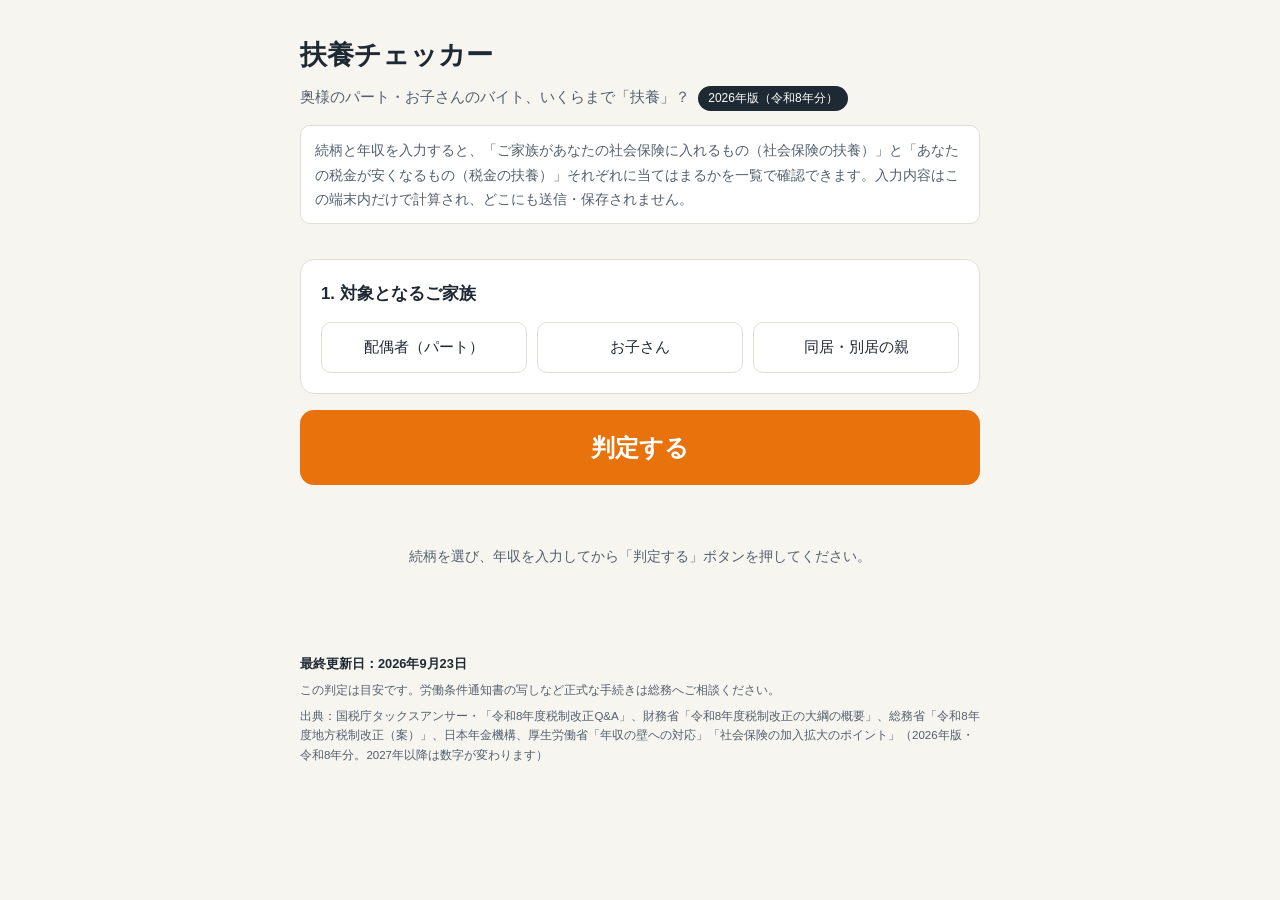
<file: index.html>
<!DOCTYPE html>
<html lang="ja">
<head>
<meta charset="UTF-8">
<meta name="viewport" content="width=device-width, initial-scale=1.0">
<title>扶養チェッカー（2026年版）</title>
<link rel="stylesheet" href="style.css">
</head>
<body>
<header class="page-header">
  <h1>扶養チェッカー</h1>
  <p class="sub">奥様のパート・お子さんのバイト、いくらまで「扶養」？ <span class="badge">2026年版（令和8年分）</span></p>
  <p class="lead">続柄と年収を入力すると、「ご家族があなたの社会保険に入れるもの（社会保険の扶養）」と「あなたの税金が安くなるもの（税金の扶養）」それぞれに当てはまるかを一覧で確認できます。入力内容はこの端末内だけで計算され、どこにも送信・保存されません。</p>
</header>

<main>
  <form id="checker-form" autocomplete="off">

    <section class="card">
      <h2>1. 対象となるご家族</h2>
      <div class="radio-group" id="relation-group">
        <label class="radio-card">
          <input type="radio" name="relation" value="spouse">
          <span>配偶者（パート）</span>
        </label>
        <label class="radio-card">
          <input type="radio" name="relation" value="child">
          <span>お子さん</span>
        </label>
        <label class="radio-card">
          <input type="radio" name="relation" value="parent">
          <span>同居・別居の親</span>
        </label>
      </div>
    </section>

    <section class="card" id="detail-child" hidden>
      <h2>2. お子さんについて</h2>
      <label class="field">
        <span>年齢（現在）</span>
        <input type="number" id="child-age" min="0" max="99" inputmode="numeric">
      </label>
      <p class="hint" id="child-bracket-hint"></p>
    </section>

    <section class="card" id="detail-parent" hidden>
      <h2>2. 親御さんについて</h2>
      <label class="field">
        <span>年齢（現在）</span>
        <input type="number" id="parent-age" min="0" max="120" inputmode="numeric">
      </label>
      <div class="radio-group inline">
        <label class="radio-card">
          <input type="radio" name="cohabit" value="together">
          <span>同居</span>
        </label>
        <label class="radio-card">
          <input type="radio" name="cohabit" value="apart">
          <span>別居</span>
        </label>
      </div>
      <label class="field" id="employee-income-for-parent-wrap" hidden>
        <span>あなた（社員本人）のおおよその年収（万円）</span>
        <input type="number" id="employee-income-for-parent" min="0" inputmode="numeric">
        <small>親御さんの年収があなたの年収の半分未満かどうかの判定に使います</small>
      </label>
      <label class="field" id="remittance-wrap" hidden>
        <span>親御さんへの仕送り額（年額・万円）</span>
        <input type="number" id="remittance" min="0" inputmode="numeric">
        <small>別居の場合、親御さんの年収が仕送り額より少ないことが条件です</small>
      </label>
    </section>

    <section class="card" id="income-section" hidden>
      <h2 id="income-step-label">3. 年収の入力</h2>

      <label class="field">
        <span id="income-main-label">年収（見込み・実績）（万円）</span>
        <input type="number" id="income-main" min="0" inputmode="numeric">
        <small>社会保険は「これから1年の見込み」、税金は「1〜12月の実績」で判定しますが、まずは同じ金額で概算できます。</small>
      </label>

      <button type="button" id="toggle-advanced" class="link-button">見込みと実績の金額が違う場合はこちら</button>

      <div id="advanced-income" hidden>
        <label class="field">
          <span>社会保険用：これから1年の見込み年収（万円）</span>
          <input type="number" id="income-social" min="0" inputmode="numeric">
        </label>
        <label class="field">
          <span>税金用：1〜12月の実績年収（万円）</span>
          <input type="number" id="income-tax" min="0" inputmode="numeric">
        </label>
      </div>

      <label class="checkbox-field" id="wall106-wrap" hidden>
        <input type="checkbox" id="wall106">
        <span>パート先の従業員が51人以上で、週20時間以上働いている</span>
      </label>
      <p class="hint" id="shaho-link-hint" hidden><a href="shaho-hantei.html">正確な加入条件を詳しく確認する（社会保険 加入判定チェッカー）</a></p>

      <label class="field" id="employee-income-for-spouse-wrap" hidden>
        <span>あなた（社員本人）のおおよその年収（万円）</span>
        <input type="number" id="employee-income-for-spouse" min="0" inputmode="numeric">
        <small>あなたの所得が900万円超だと配偶者控除は減額、1,000万円超でゼロになります</small>
      </label>
    </section>

    <button type="submit" class="primary-button">判定する</button>
  </form>

  <section class="card result" id="result" hidden>
    <h2>判定結果</h2>

    <div class="result-block social">
      <h3>ご家族があなたの社会保険に入れるもの<small>（社会保険の扶養／健康保険・国民年金）</small></h3>
      <p class="verdict" id="social-verdict"></p>
      <p class="detail" id="social-detail"></p>
      <p class="wall106-alert" id="wall106-alert" hidden></p>
    </div>

    <div class="result-block tax">
      <h3>あなたの税金が安くなるもの<small>（税金の扶養／所得税・住民税）</small></h3>
      <p class="verdict" id="tax-verdict"></p>
      <p class="detail" id="tax-detail"></p>
    </div>

    <div class="wall-map" id="wall-map"></div>

    <div class="notes" id="result-notes"></div>
  </section>

  <p class="empty-state" id="empty-state">続柄を選び、年収を入力してから「判定する」ボタンを押してください。</p>
</main>

<footer class="page-footer">
  <p id="last-updated" class="last-updated">最終更新日：2026年9月23日</p>
  <p>この判定は目安です。労働条件通知書の写しなど正式な手続きは総務へご相談ください。</p>
  <p>出典：国税庁タックスアンサー・「令和8年度税制改正Q&amp;A」、財務省「令和8年度税制改正の大綱の概要」、総務省「令和8年度地方税制改正（案）」、日本年金機構、厚生労働省「年収の壁への対応」「社会保険の加入拡大のポイント」（2026年版・令和8年分。2027年以降は数字が変わります）</p>
</footer>

<script src="script.js"></script>
</body>
</html>
</file>
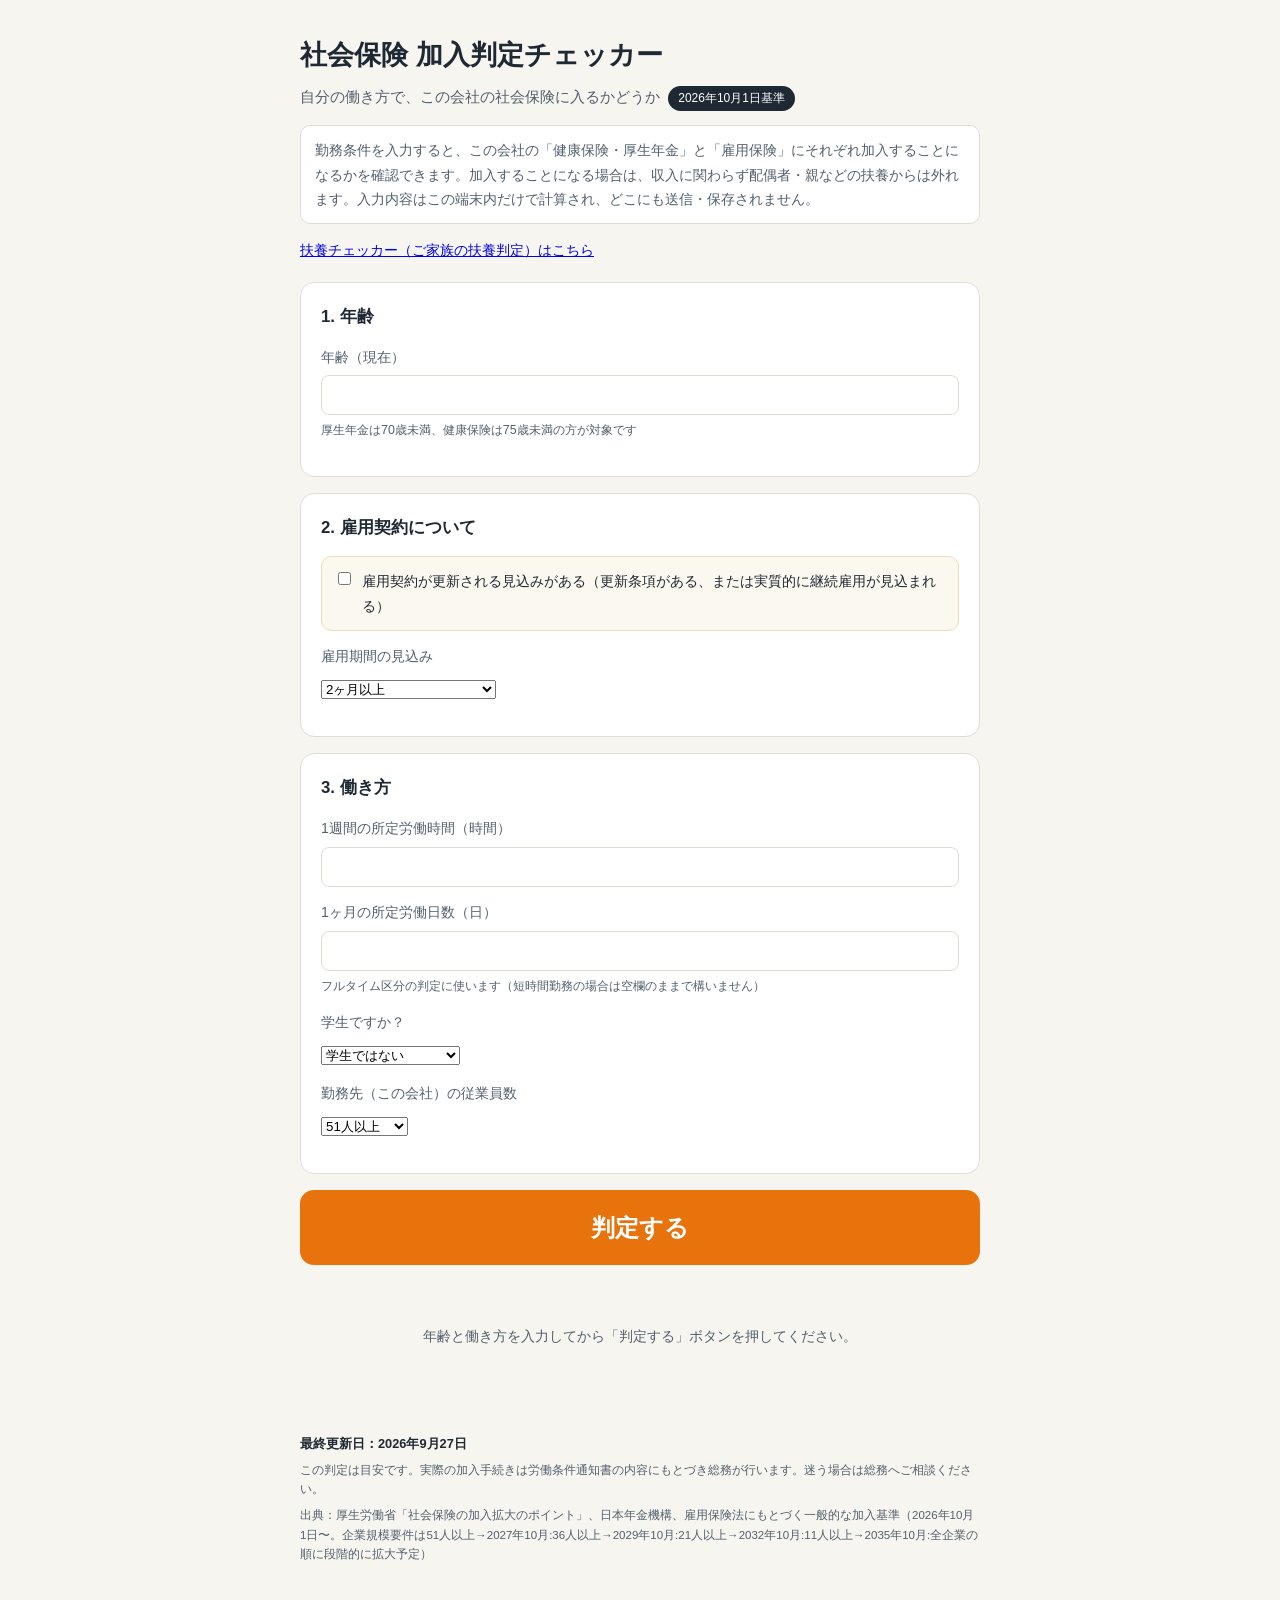
<file: shaho-hantei.html>
<!DOCTYPE html>
<html lang="ja">
<head>
<meta charset="UTF-8">
<meta name="viewport" content="width=device-width, initial-scale=1.0">
<title>社会保険 加入判定チェッカー（2026年10月版）</title>
<link rel="stylesheet" href="style.css">
</head>
<body>
<header class="page-header">
  <h1>社会保険 加入判定チェッカー</h1>
  <p class="sub">自分の働き方で、この会社の社会保険に入るかどうか <span class="badge">2026年10月1日基準</span></p>
  <p class="lead">勤務条件を入力すると、この会社の「健康保険・厚生年金」と「雇用保険」にそれぞれ加入することになるかを確認できます。加入することになる場合は、収入に関わらず配偶者・親などの扶養からは外れます。入力内容はこの端末内だけで計算され、どこにも送信・保存されません。</p>
  <p class="hint"><a href="index.html">扶養チェッカー（ご家族の扶養判定）はこちら</a></p>
</header>

<main>
  <form id="shaho-form" autocomplete="off">

    <section class="card">
      <h2>1. 年齢</h2>
      <label class="field">
        <span>年齢（現在）</span>
        <input type="number" id="age" min="0" max="120" inputmode="numeric">
        <small>厚生年金は70歳未満、健康保険は75歳未満の方が対象です</small>
      </label>
    </section>

    <section class="card">
      <h2>2. 雇用契約について</h2>
      <label class="checkbox-field">
        <input type="checkbox" id="renewable">
        <span>雇用契約が更新される見込みがある（更新条項がある、または実質的に継続雇用が見込まれる）</span>
      </label>
      <label class="field">
        <span>雇用期間の見込み</span>
        <select id="duration">
          <option value="under31">31日以内</option>
          <option value="31to2m">31日を超えるが2ヶ月未満</option>
          <option value="over2m" selected>2ヶ月以上</option>
        </select>
      </label>
    </section>

    <section class="card">
      <h2>3. 働き方</h2>
      <label class="field">
        <span>1週間の所定労働時間（時間）</span>
        <input type="number" id="weekly-hours" min="0" max="80" inputmode="numeric">
      </label>
      <label class="field">
        <span>1ヶ月の所定労働日数（日）</span>
        <input type="number" id="monthly-days" min="0" max="31" inputmode="numeric">
        <small>フルタイム区分の判定に使います（短時間勤務の場合は空欄のままで構いません）</small>
      </label>
      <label class="field">
        <span>学生ですか？</span>
        <select id="student">
          <option value="none">学生ではない</option>
          <option value="day">昼間学生</option>
          <option value="night">夜間・通信制の学生</option>
        </select>
      </label>
      <label class="field">
        <span>勤務先（この会社）の従業員数</span>
        <select id="company-size">
          <option value="51plus">51人以上</option>
          <option value="under51">51人未満</option>
          <option value="unknown">わからない</option>
        </select>
      </label>
    </section>

    <button type="submit" class="primary-button">判定する</button>
  </form>

  <section class="card result" id="result" hidden>
    <h2>判定結果</h2>

    <div class="result-block social">
      <h3>健康保険・厚生年金<small>（この会社で加入するか）</small></h3>
      <p class="verdict" id="hp-verdict"></p>
      <p class="detail" id="hp-detail"></p>
    </div>

    <div class="result-block tax">
      <h3>雇用保険<small>（この会社で加入するか）</small></h3>
      <p class="verdict" id="ei-verdict"></p>
      <p class="detail" id="ei-detail"></p>
    </div>

    <div class="notes" id="result-notes"></div>
  </section>

  <p class="empty-state" id="empty-state">年齢と働き方を入力してから「判定する」ボタンを押してください。</p>
</main>

<footer class="page-footer">
  <p id="last-updated" class="last-updated">最終更新日：2026年9月27日</p>
  <p>この判定は目安です。実際の加入手続きは労働条件通知書の内容にもとづき総務が行います。迷う場合は総務へご相談ください。</p>
  <p>出典：厚生労働省「社会保険の加入拡大のポイント」、日本年金機構、雇用保険法にもとづく一般的な加入基準（2026年10月1日〜。企業規模要件は51人以上→2027年10月:36人以上→2029年10月:21人以上→2032年10月:11人以上→2035年10月:全企業の順に段階的に拡大予定）</p>
</footer>

<script src="shaho-hantei.js"></script>
</body>
</html>
</file>
<file: style.css>
:root {
  --ink: #1f2933;
  --ink-soft: #52606d;
  --bg: #f7f5f0;
  --card-bg: #ffffff;
  --line: #e0ddd4;
  --tax: #2f6fb0;
  --tax-bg: #eaf2fa;
  --social: #c9722a;
  --social-bg: #fbeee0;
  --ok: #1f7a4d;
  --ok-bg: #e7f5ec;
  --ng: #b3403a;
  --ng-bg: #fbeae9;
  --accent: #1f2933;
  font-size: 16px;
}

* { box-sizing: border-box; }

[hidden] { display: none !important; }

body {
  margin: 0;
  background: var(--bg);
  color: var(--ink);
  font-family: -apple-system, BlinkMacSystemFont, "Hiragino Sans", "Yu Gothic", sans-serif;
  line-height: 1.7;
}

.page-header {
  max-width: 720px;
  margin: 0 auto;
  padding: 32px 20px 12px;
}

.page-header h1 {
  margin: 0 0 6px;
  font-size: 1.7rem;
}

.sub {
  margin: 0 0 10px;
  color: var(--ink-soft);
  font-size: 0.95rem;
}

.badge {
  display: inline-block;
  background: var(--ink);
  color: #fff;
  border-radius: 999px;
  padding: 2px 10px;
  font-size: 0.75rem;
  margin-left: 4px;
}

.lead {
  font-size: 0.9rem;
  color: var(--ink-soft);
  background: var(--card-bg);
  border: 1px solid var(--line);
  border-radius: 10px;
  padding: 12px 14px;
}

main {
  max-width: 720px;
  margin: 0 auto;
  padding: 8px 20px 40px;
}

.card {
  background: var(--card-bg);
  border: 1px solid var(--line);
  border-radius: 14px;
  padding: 20px;
  margin-bottom: 16px;
}

.card h2 {
  margin: 0 0 14px;
  font-size: 1.05rem;
}

.radio-group {
  display: grid;
  grid-template-columns: 1fr 1fr 1fr;
  gap: 10px;
}

.radio-group.inline {
  grid-template-columns: 1fr 1fr;
  margin-bottom: 14px;
}

.radio-card {
  display: flex;
  align-items: center;
  justify-content: center;
  text-align: center;
  border: 1.5px solid var(--line);
  border-radius: 10px;
  padding: 12px 8px;
  cursor: pointer;
  font-size: 0.92rem;
  transition: border-color .15s, background .15s;
}

.radio-card input {
  position: absolute;
  opacity: 0;
  pointer-events: none;
}

.radio-card:has(input:checked) {
  border-color: var(--ink);
  background: #f0efe9;
  font-weight: 600;
}

.field {
  display: block;
  margin-bottom: 14px;
}

.field span {
  display: block;
  font-size: 0.88rem;
  color: var(--ink-soft);
  margin-bottom: 6px;
}

.field input[type="number"] {
  width: 100%;
  padding: 10px 12px;
  font-size: 1rem;
  border: 1.5px solid var(--line);
  border-radius: 8px;
  background: #fff;
  color: var(--ink);
}

.field input[type="number"]:focus {
  outline: none;
  border-color: var(--ink);
}

.field small {
  display: block;
  margin-top: 5px;
  color: var(--ink-soft);
  font-size: 0.78rem;
}

.hint {
  font-size: 0.85rem;
  color: var(--ink-soft);
  margin: 6px 0 0;
}

.checkbox-field {
  display: flex;
  align-items: flex-start;
  gap: 8px;
  font-size: 0.9rem;
  background: #fbf8ef;
  border: 1px solid #ecdfba;
  border-radius: 10px;
  padding: 12px;
  margin-bottom: 14px;
  cursor: pointer;
}

.checkbox-field input {
  margin-top: 3px;
}

.link-button {
  display: inline-block;
  background: none;
  border: none;
  color: var(--tax);
  font-size: 0.85rem;
  text-decoration: underline;
  cursor: pointer;
  padding: 0 0 14px;
}

#advanced-income {
  border-top: 1px dashed var(--line);
  padding-top: 12px;
  margin-top: -4px;
}

.primary-button {
  display: block;
  width: 100%;
  padding: 21px;
  margin: 6px 0 30px;
  background: #e8720c;
  color: #fff;
  border: none;
  border-radius: 14px;
  font-size: 1.53rem;
  font-weight: 600;
  cursor: pointer;
}

.primary-button:active {
  opacity: 0.85;
}

.result-block {
  border-radius: 10px;
  padding: 14px 16px;
  margin-bottom: 14px;
}

.result-block.social {
  background: var(--social-bg);
  border: 1px solid #eccba4;
}

.result-block.tax {
  background: var(--tax-bg);
  border: 1px solid #bcd6ec;
}

.result-block h3 {
  margin: 0 0 6px;
  font-size: 0.98rem;
}

.result-block h3 small {
  display: block;
  margin-top: 2px;
  font-size: 0.72rem;
  font-weight: 400;
  color: var(--ink-soft);
}

.result-block.social h3 { color: var(--social); }
.result-block.tax h3 { color: var(--tax); }

.verdict {
  font-size: 1.15rem;
  font-weight: 700;
  margin: 0 0 6px;
}

.verdict.ok { color: var(--ok); }
.verdict.ng { color: var(--ng); }

.detail {
  margin: 0;
  font-size: 0.9rem;
  color: var(--ink);
}

.wall106-alert {
  margin: 10px 0 0;
  padding: 10px 12px;
  background: #fff4e0;
  border: 1.5px solid #e8720c;
  border-radius: 8px;
  color: #8a4700;
  font-size: 0.88rem;
  font-weight: 700;
}

.wall-map {
  margin: 18px 0;
  padding: 14px;
  background: #fbfaf6;
  border: 1px solid var(--line);
  border-radius: 10px;
}

.wall-map .track {
  position: relative;
  height: 10px;
  border-radius: 6px;
  background: #eee;
  margin: 68px 4px 20px;
}

.wall-map .band {
  position: absolute;
  top: 0;
  height: 10px;
  border-radius: 6px;
}

.wall-map .band.tax { background: var(--tax); opacity: .35; }
.wall-map .band.social { background: var(--social); opacity: .55; top: -4px; height: 4px; }

.wall-map .tick-line {
  position: absolute;
  top: -8px;
  width: 1px;
  height: 8px;
  background: var(--line);
}

.wall-map .tick-label {
  position: absolute;
  transform: translateX(-50%);
  font-size: 0.68rem;
  color: var(--ink-soft);
  white-space: nowrap;
  text-align: center;
  line-height: 1.3;
}

.wall-map .marker {
  position: absolute;
  top: -6px;
  width: 2px;
  height: 22px;
  background: var(--ink);
  transform: translateX(-50%);
}

.wall-map .marker::after {
  content: "あなたの入力";
  position: absolute;
  bottom: -20px;
  left: 50%;
  transform: translateX(-50%);
  font-size: 0.72rem;
  font-weight: 600;
  white-space: nowrap;
}

.wall-legend {
  margin: 10px 0 0;
  padding-left: 1.1em;
  font-size: 0.78rem;
  color: var(--ink-soft);
}

.wall-legend li {
  margin-bottom: 3px;
}

.notes {
  font-size: 0.82rem;
  color: var(--ink-soft);
  border-top: 1px solid var(--line);
  padding-top: 12px;
}

.notes p {
  margin: 0 0 8px;
}

.empty-state {
  text-align: center;
  color: var(--ink-soft);
  font-size: 0.88rem;
  padding: 30px 10px;
}

.page-footer {
  max-width: 720px;
  margin: 0 auto;
  padding: 0 20px 40px;
  font-size: 0.72rem;
  color: var(--ink-soft);
}

.page-footer p {
  margin: 0 0 6px;
}

.page-footer .last-updated {
  font-size: 0.8rem;
  font-weight: 600;
  color: var(--ink);
}

@media (max-width: 480px) {
  .radio-group { grid-template-columns: 1fr; }
  .radio-group.inline { grid-template-columns: 1fr 1fr; }
}
</file>
